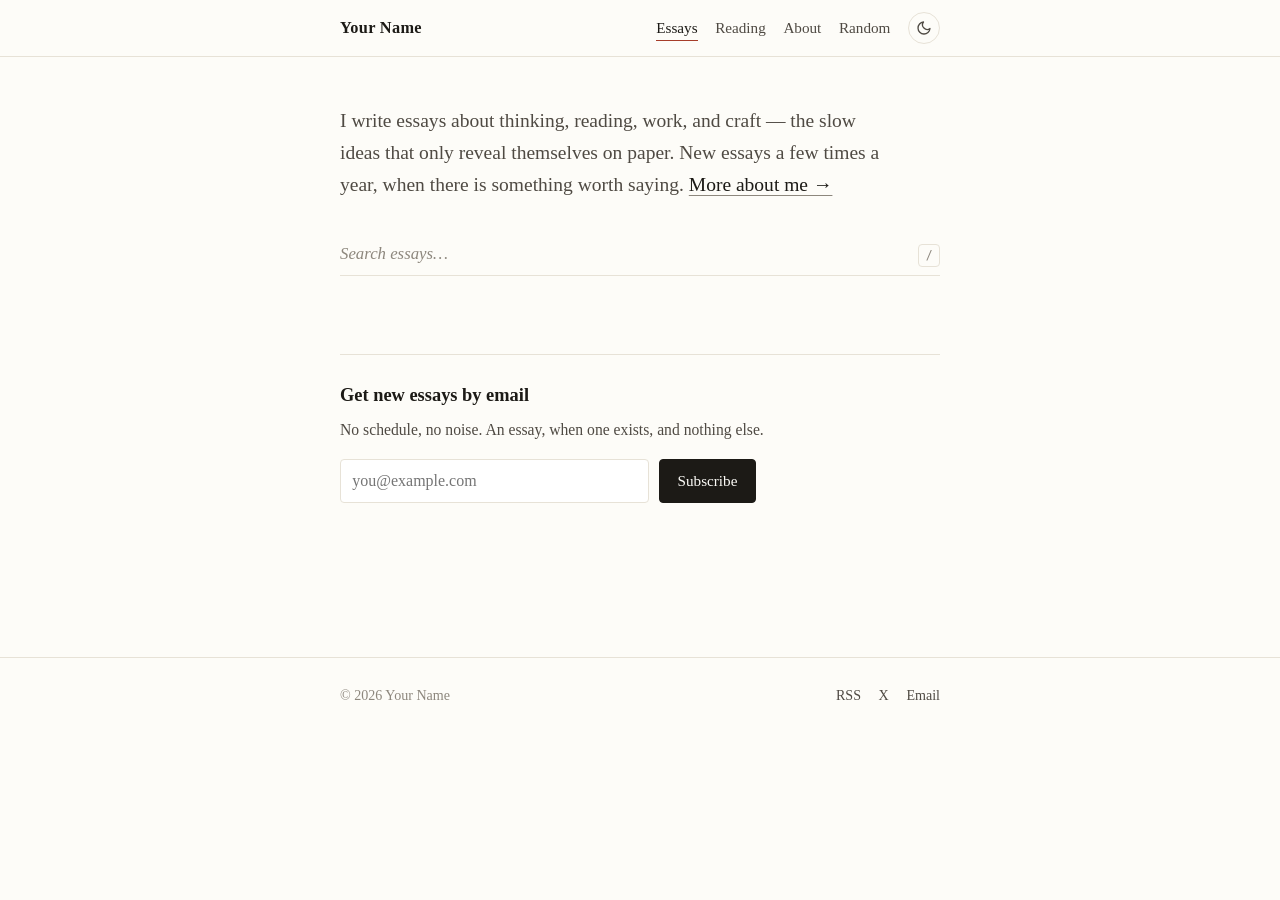
<file: index.html>
<!DOCTYPE html>
<html lang="en" data-theme="light">
<head>
  <meta charset="UTF-8">
  <meta name="viewport" content="width=device-width, initial-scale=1.0">
  <!-- REPLACE: site title + description -->
  <title>Your Name — Essays</title>
  <meta name="description" content="Essays on thinking, reading, work, and craft — by Your Name.">
  <meta property="og:title" content="Your Name — Essays">
  <meta property="og:description" content="Essays on thinking, reading, work, and craft.">
  <meta property="og:type" content="website">
  <link rel="icon" type="image/svg+xml" href="favicon.svg">
  <link rel="alternate" type="application/rss+xml" title="Essays" href="rss.xml">
  <link rel="stylesheet" href="assets/style.css">
  <script src="./assets/essays.js"></script>
</head>
<body>
  <a class="skip-link" href="#main">Skip to content</a>

  <header class="site-head">
    <div class="site-head__inner">
      <!-- REPLACE: your name -->
      <a class="brand" href="index.html">Your Name</a>
      <nav class="site-nav" aria-label="Main">
        <a href="index.html" aria-current="page">Essays</a>
        <a href="reading.html">Reading</a>
        <a href="about.html">About</a>
        <a href="#" data-random title="Read a random essay">Random</a>
        <button class="theme-toggle" data-theme-toggle type="button" aria-label="Toggle dark mode">
          <svg class="icon-moon" viewBox="0 0 24 24" fill="none" stroke="currentColor" stroke-width="2" stroke-linecap="round" stroke-linejoin="round"><path d="M21 12.79A9 9 0 1 1 11.21 3 7 7 0 0 0 21 12.79z"/></svg>
          <svg class="icon-sun" viewBox="0 0 24 24" fill="none" stroke="currentColor" stroke-width="2" stroke-linecap="round" stroke-linejoin="round"><circle cx="12" cy="12" r="4"/><path d="M12 2v2M12 20v2M4.93 4.93l1.41 1.41M17.66 17.66l1.41 1.41M2 12h2M20 12h2M4.93 19.07l1.41-1.41M17.66 6.34l1.41-1.41"/></svg>
        </button>
      </nav>
    </div>
  </header>

  <main class="wrap" id="main">
    <!-- REPLACE: your one-paragraph introduction -->
    <p class="lede">
      I write essays about thinking, reading, work, and craft — the slow ideas
      that only reveal themselves on paper. New essays a few times a year,
      when there is something worth saying.
      <a href="about.html">More about me →</a>
    </p>

    <div class="tools">
      <div class="search">
        <input id="search" type="search" placeholder="Search essays…" aria-label="Search essays" autocomplete="off">
        <kbd>/</kbd>
      </div>
      <div class="tags" id="tags" role="group" aria-label="Filter by topic"></div>
    </div>

    <div id="essay-list" aria-live="polite"></div>

    <section class="subscribe">
      <h2>Get new essays by email</h2>
      <p>No schedule, no noise. An essay, when one exists, and nothing else.</p>
      <form data-subscribe novalidate>
        <input type="email" placeholder="you@example.com" aria-label="Email address" required>
        <button type="submit">Subscribe</button>
      </form>
      <p class="form-note" aria-live="polite"></p>
    </section>
  </main>

  <footer class="site-foot">
    <div class="site-foot__inner">
      <span>© <span data-year></span> Your Name</span>
      <nav aria-label="Footer">
        <a href="rss.xml">RSS</a>
        <!-- REPLACE: your social links -->
        <a href="https://x.com/" rel="me">X</a>
        <a href="mailto:you@example.com">Email</a>
      </nav>
    </div>
  </footer>

  <script src="assets/essays.js"></script>
  <script src="assets/main.js"></script>
</body>
</html>
</file>
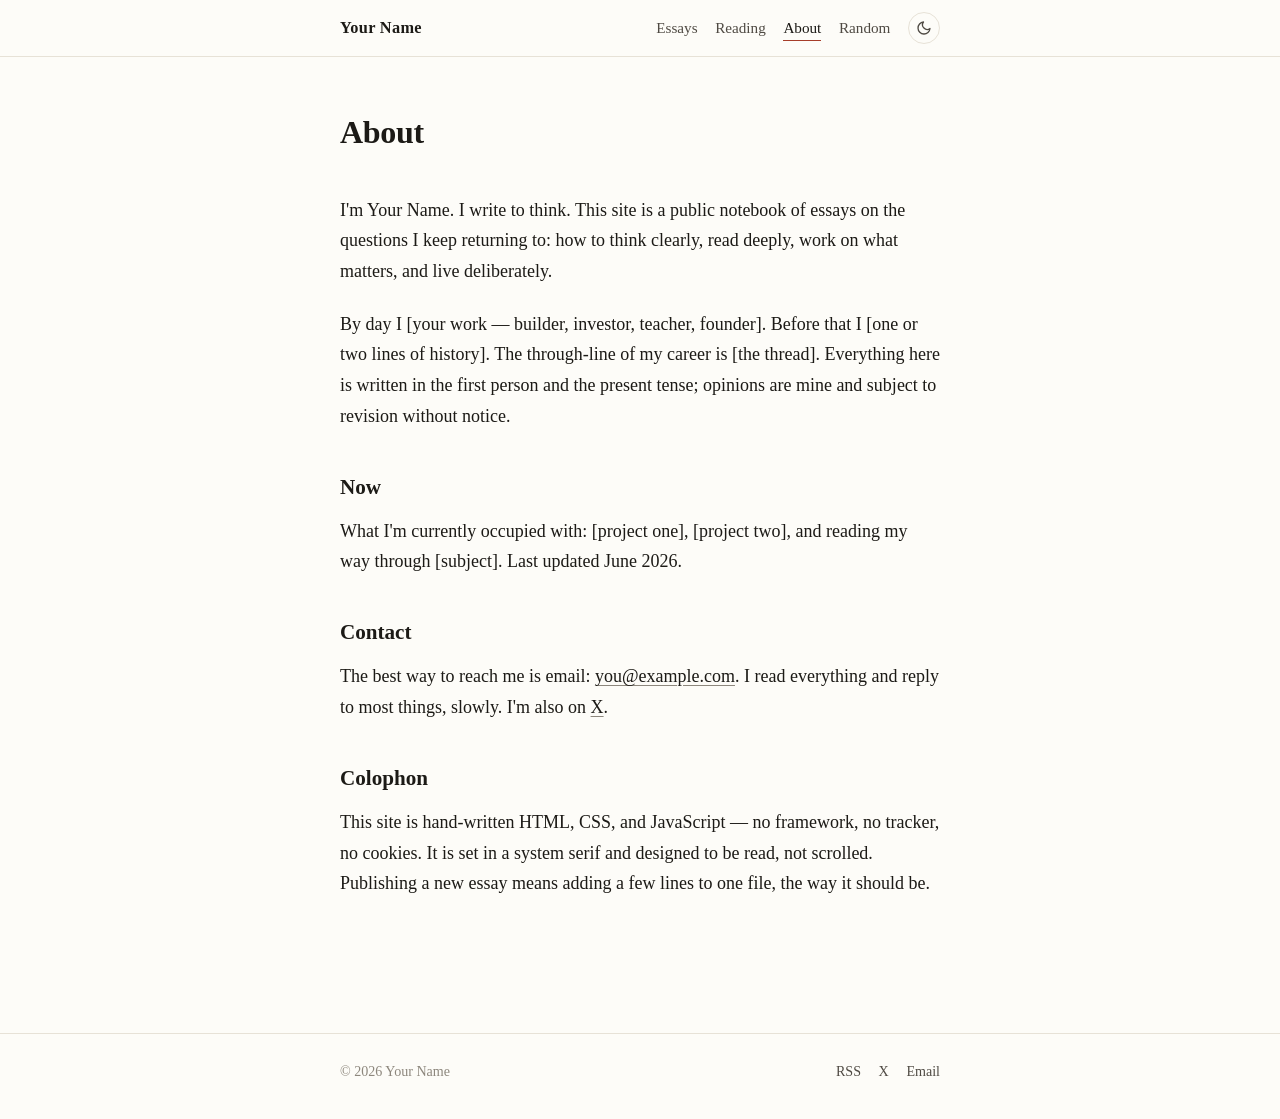
<file: about.html>
<!DOCTYPE html>
<html lang="en" data-theme="light">
<head>
  <meta charset="UTF-8">
  <meta name="viewport" content="width=device-width, initial-scale=1.0">
  <title>About — Your Name</title>
  <meta name="description" content="About Your Name.">
  <link rel="icon" type="image/svg+xml" href="favicon.svg">
  <link rel="stylesheet" href="assets/style.css">
</head>
<body>
  <a class="skip-link" href="#main">Skip to content</a>

  <header class="site-head">
    <div class="site-head__inner">
      <a class="brand" href="index.html">Your Name</a>
      <nav class="site-nav" aria-label="Main">
        <a href="index.html">Essays</a>
        <a href="reading.html">Reading</a>
        <a href="about.html" aria-current="page">About</a>
        <a href="#" data-random title="Read a random essay">Random</a>
        <button class="theme-toggle" data-theme-toggle type="button" aria-label="Toggle dark mode">
          <svg class="icon-moon" viewBox="0 0 24 24" fill="none" stroke="currentColor" stroke-width="2" stroke-linecap="round" stroke-linejoin="round"><path d="M21 12.79A9 9 0 1 1 11.21 3 7 7 0 0 0 21 12.79z"/></svg>
          <svg class="icon-sun" viewBox="0 0 24 24" fill="none" stroke="currentColor" stroke-width="2" stroke-linecap="round" stroke-linejoin="round"><circle cx="12" cy="12" r="4"/><path d="M12 2v2M12 20v2M4.93 4.93l1.41 1.41M17.66 17.66l1.41 1.41M2 12h2M20 12h2M4.93 19.07l1.41-1.41M17.66 6.34l1.41-1.41"/></svg>
        </button>
      </nav>
    </div>
  </header>

  <main class="wrap" id="main">
    <header class="page-head">
      <h1 class="page-title">About</h1>
    </header>

    <!-- REPLACE: everything below is a template — make it yours -->
    <div class="prose">
      <p>
        I'm Your Name. I write to think. This site is a public notebook of
        essays on the questions I keep returning to: how to think clearly,
        read deeply, work on what matters, and live deliberately.
      </p>

      <p>
        By day I [your work — builder, investor, teacher, founder]. Before that
        I [one or two lines of history]. The through-line of my career is
        [the thread]. Everything here is written in the first person and the
        present tense; opinions are mine and subject to revision without notice.
      </p>

      <h2>Now</h2>
      <p>
        What I'm currently occupied with: [project one], [project two], and
        reading my way through [subject]. Last updated June 2026.
      </p>

      <h2>Contact</h2>
      <p>
        The best way to reach me is email:
        <a href="mailto:you@example.com">you@example.com</a>. I read everything
        and reply to most things, slowly. I'm also on
        <a href="https://x.com/" rel="me">X</a>.
      </p>

      <h2>Colophon</h2>
      <p>
        This site is hand-written HTML, CSS, and JavaScript — no framework,
        no tracker, no cookies. It is set in a system serif and designed to be
        read, not scrolled. Publishing a new essay means adding a few lines to
        one file, the way it should be.
      </p>
    </div>
  </main>

  <footer class="site-foot">
    <div class="site-foot__inner">
      <span>© <span data-year></span> Your Name</span>
      <nav aria-label="Footer">
        <a href="rss.xml">RSS</a>
        <a href="https://x.com/" rel="me">X</a>
        <a href="mailto:you@example.com">Email</a>
      </nav>
    </div>
  </footer>

  <script src="assets/essays.js"></script>
  <script src="assets/main.js"></script>
</body>
</html>
</file>
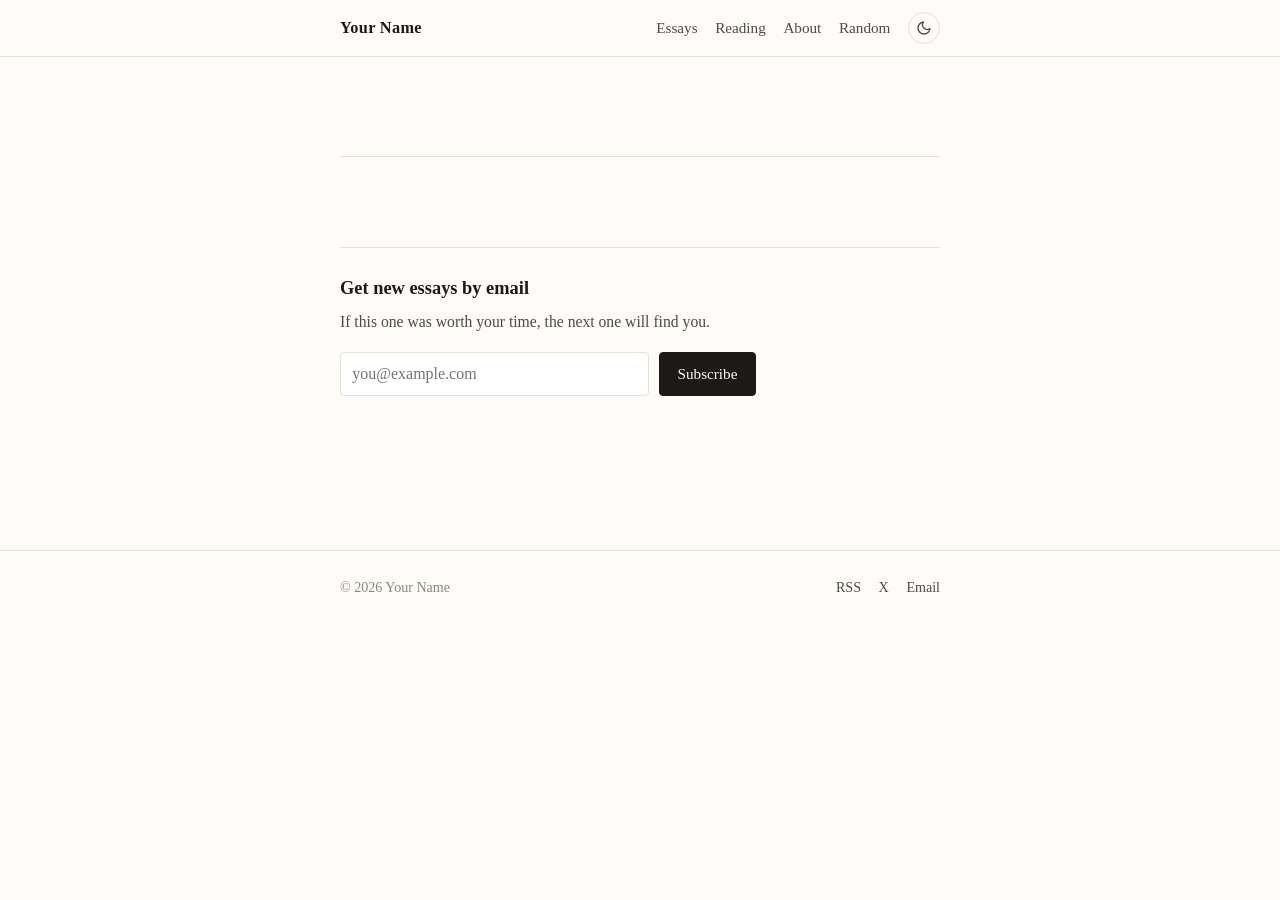
<file: essay.html>
<!DOCTYPE html>
<html lang="en" data-theme="light">
<head>
  <meta charset="UTF-8">
  <meta name="viewport" content="width=device-width, initial-scale=1.0">
  <title>Essay — Your Name</title>
  <meta name="description" content="An essay by Your Name.">
  <link rel="icon" type="image/svg+xml" href="favicon.svg">
  <link rel="stylesheet" href="assets/style.css">
</head>
<body>
  <a class="skip-link" href="#main">Skip to content</a>
  <div class="progress" aria-hidden="true"><span class="progress__bar"></span></div>

  <header class="site-head">
    <div class="site-head__inner">
      <a class="brand" href="index.html">Your Name</a>
      <nav class="site-nav" aria-label="Main">
        <a href="index.html">Essays</a>
        <a href="reading.html">Reading</a>
        <a href="about.html">About</a>
        <a href="#" data-random title="Read a random essay">Random</a>
        <button class="theme-toggle" data-theme-toggle type="button" aria-label="Toggle dark mode">
          <svg class="icon-moon" viewBox="0 0 24 24" fill="none" stroke="currentColor" stroke-width="2" stroke-linecap="round" stroke-linejoin="round"><path d="M21 12.79A9 9 0 1 1 11.21 3 7 7 0 0 0 21 12.79z"/></svg>
          <svg class="icon-sun" viewBox="0 0 24 24" fill="none" stroke="currentColor" stroke-width="2" stroke-linecap="round" stroke-linejoin="round"><circle cx="12" cy="12" r="4"/><path d="M12 2v2M12 20v2M4.93 4.93l1.41 1.41M17.66 17.66l1.41 1.41M2 12h2M20 12h2M4.93 19.07l1.41-1.41M17.66 6.34l1.41-1.41"/></svg>
        </button>
      </nav>
    </div>
  </header>

  <main class="wrap" id="main">
    <article id="essay">
      <header class="essay-head">
        <h1 class="essay-title" id="essay-title"></h1>
        <p class="essay-meta" id="essay-meta"></p>
      </header>

      <div class="prose" id="essay-body"></div>
    </article>

    <nav class="essay-pn" id="essay-pn" aria-label="More essays"></nav>

    <section class="subscribe">
      <h2>Get new essays by email</h2>
      <p>If this one was worth your time, the next one will find you.</p>
      <form data-subscribe novalidate>
        <input type="email" placeholder="you@example.com" aria-label="Email address" required>
        <button type="submit">Subscribe</button>
      </form>
      <p class="form-note" aria-live="polite"></p>
    </section>
  </main>

  <footer class="site-foot">
    <div class="site-foot__inner">
      <span>© <span data-year></span> Your Name</span>
      <nav aria-label="Footer">
        <a href="rss.xml">RSS</a>
        <a href="https://x.com/" rel="me">X</a>
        <a href="mailto:you@example.com">Email</a>
      </nav>
    </div>
  </footer>

  <script src="assets/essays.js"></script>
  <script src="assets/main.js"></script>
</body>
</html>
</file>
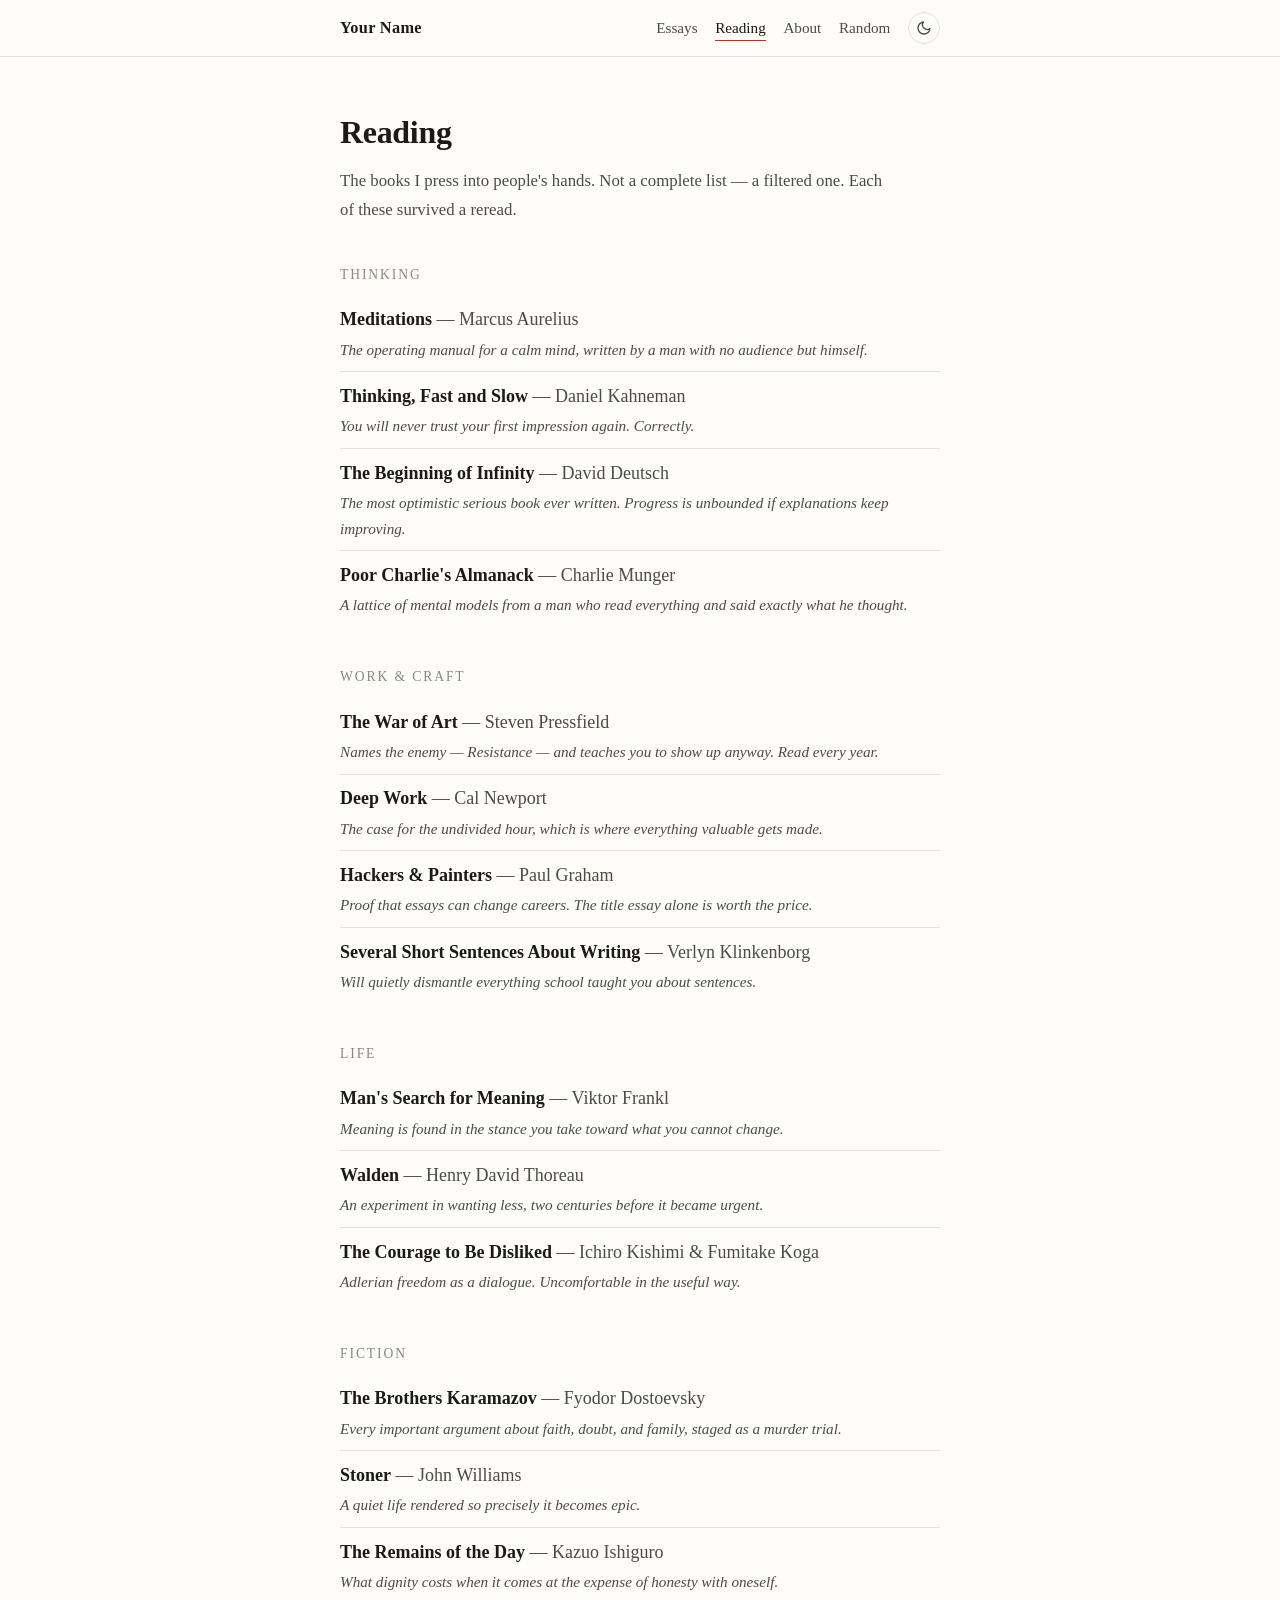
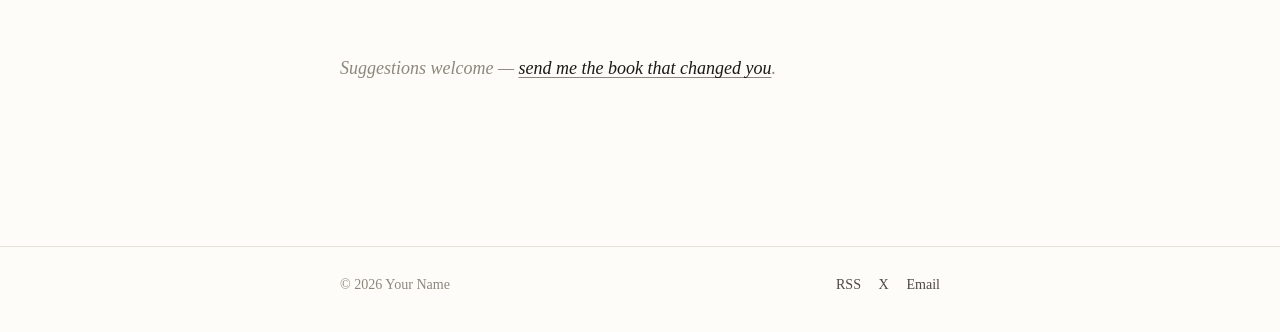
<file: reading.html>
<!DOCTYPE html>
<html lang="en" data-theme="light">
<head>
  <meta charset="UTF-8">
  <meta name="viewport" content="width=device-width, initial-scale=1.0">
  <title>Reading — Your Name</title>
  <meta name="description" content="Books worth reading twice — the reading list of Your Name.">
  <link rel="icon" type="image/svg+xml" href="favicon.svg">
  <link rel="stylesheet" href="assets/style.css">
</head>
<body>
  <a class="skip-link" href="#main">Skip to content</a>

  <header class="site-head">
    <div class="site-head__inner">
      <a class="brand" href="index.html">Your Name</a>
      <nav class="site-nav" aria-label="Main">
        <a href="index.html">Essays</a>
        <a href="reading.html" aria-current="page">Reading</a>
        <a href="about.html">About</a>
        <a href="#" data-random title="Read a random essay">Random</a>
        <button class="theme-toggle" data-theme-toggle type="button" aria-label="Toggle dark mode">
          <svg class="icon-moon" viewBox="0 0 24 24" fill="none" stroke="currentColor" stroke-width="2" stroke-linecap="round" stroke-linejoin="round"><path d="M21 12.79A9 9 0 1 1 11.21 3 7 7 0 0 0 21 12.79z"/></svg>
          <svg class="icon-sun" viewBox="0 0 24 24" fill="none" stroke="currentColor" stroke-width="2" stroke-linecap="round" stroke-linejoin="round"><circle cx="12" cy="12" r="4"/><path d="M12 2v2M12 20v2M4.93 4.93l1.41 1.41M17.66 17.66l1.41 1.41M2 12h2M20 12h2M4.93 19.07l1.41-1.41M17.66 6.34l1.41-1.41"/></svg>
        </button>
      </nav>
    </div>
  </header>

  <main class="wrap" id="main">
    <header class="page-head">
      <h1 class="page-title">Reading</h1>
      <p class="page-sub">
        The books I press into people's hands. Not a complete list — a filtered one.
        Each of these survived a reread.
      </p>
    </header>

    <!-- REPLACE: your own books and one-line notes -->
    <h2 class="book-cat">Thinking</h2>
    <ul class="book-list">
      <li><span class="book-title">Meditations</span> <span class="book-author">— Marcus Aurelius</span>
        <span class="book-note">The operating manual for a calm mind, written by a man with no audience but himself.</span></li>
      <li><span class="book-title">Thinking, Fast and Slow</span> <span class="book-author">— Daniel Kahneman</span>
        <span class="book-note">You will never trust your first impression again. Correctly.</span></li>
      <li><span class="book-title">The Beginning of Infinity</span> <span class="book-author">— David Deutsch</span>
        <span class="book-note">The most optimistic serious book ever written. Progress is unbounded if explanations keep improving.</span></li>
      <li><span class="book-title">Poor Charlie's Almanack</span> <span class="book-author">— Charlie Munger</span>
        <span class="book-note">A lattice of mental models from a man who read everything and said exactly what he thought.</span></li>
    </ul>

    <h2 class="book-cat">Work &amp; Craft</h2>
    <ul class="book-list">
      <li><span class="book-title">The War of Art</span> <span class="book-author">— Steven Pressfield</span>
        <span class="book-note">Names the enemy — Resistance — and teaches you to show up anyway. Read every year.</span></li>
      <li><span class="book-title">Deep Work</span> <span class="book-author">— Cal Newport</span>
        <span class="book-note">The case for the undivided hour, which is where everything valuable gets made.</span></li>
      <li><span class="book-title">Hackers &amp; Painters</span> <span class="book-author">— Paul Graham</span>
        <span class="book-note">Proof that essays can change careers. The title essay alone is worth the price.</span></li>
      <li><span class="book-title">Several Short Sentences About Writing</span> <span class="book-author">— Verlyn Klinkenborg</span>
        <span class="book-note">Will quietly dismantle everything school taught you about sentences.</span></li>
    </ul>

    <h2 class="book-cat">Life</h2>
    <ul class="book-list">
      <li><span class="book-title">Man's Search for Meaning</span> <span class="book-author">— Viktor Frankl</span>
        <span class="book-note">Meaning is found in the stance you take toward what you cannot change.</span></li>
      <li><span class="book-title">Walden</span> <span class="book-author">— Henry David Thoreau</span>
        <span class="book-note">An experiment in wanting less, two centuries before it became urgent.</span></li>
      <li><span class="book-title">The Courage to Be Disliked</span> <span class="book-author">— Ichiro Kishimi &amp; Fumitake Koga</span>
        <span class="book-note">Adlerian freedom as a dialogue. Uncomfortable in the useful way.</span></li>
    </ul>

    <h2 class="book-cat">Fiction</h2>
    <ul class="book-list">
      <li><span class="book-title">The Brothers Karamazov</span> <span class="book-author">— Fyodor Dostoevsky</span>
        <span class="book-note">Every important argument about faith, doubt, and family, staged as a murder trial.</span></li>
      <li><span class="book-title">Stoner</span> <span class="book-author">— John Williams</span>
        <span class="book-note">A quiet life rendered so precisely it becomes epic.</span></li>
      <li><span class="book-title">The Remains of the Day</span> <span class="book-author">— Kazuo Ishiguro</span>
        <span class="book-note">What dignity costs when it comes at the expense of honesty with oneself.</span></li>
    </ul>

    <p class="no-results">Suggestions welcome — <a href="mailto:you@example.com">send me the book that changed you</a>.</p>
  </main>

  <footer class="site-foot">
    <div class="site-foot__inner">
      <span>© <span data-year></span> Your Name</span>
      <nav aria-label="Footer">
        <a href="rss.xml">RSS</a>
        <a href="https://x.com/" rel="me">X</a>
        <a href="mailto:you@example.com">Email</a>
      </nav>
    </div>
  </footer>

  <script src="assets/essays.js"></script>
  <script src="assets/main.js"></script>
</body>
</html>
</file>
<file: assets/style.css>
/* ============================================================
   A quiet place for essays.
   Design language: Paul Graham's austerity × Naval's calm type.
   Plain CSS, no frameworks. One column, one measure, ink on paper.
   ============================================================ */

:root {
  --paper:        #fdfcf8;
  --paper-raised: #ffffff;
  --ink:          #1c1a16;
  --ink-soft:     #4f4a43;
  --ink-faint:    #8d877d;
  --line:         #e7e2d7;
  --accent:       #a63d2a;   /* brick / sealing-wax red */
  --accent-deep:  #8c3323;
  --accent-soft:  rgba(166, 61, 42, 0.07);
  --mark:         #f3ead3;
  --measure:      40rem;
  --nav-h:        3.5rem;
  --serif: "Iowan Old Style", "Palatino Linotype", Palatino, Georgia, "Times New Roman", serif;
  --mono:  "SF Mono", "Cascadia Code", Menlo, Consolas, monospace;
}

[data-theme="dark"] {
  --paper:        #14120f;
  --paper-raised: #1b1915;
  --ink:          #e9e4d9;
  --ink-soft:     #b3ac9f;
  --ink-faint:    #7d766a;
  --line:         #2c2822;
  --accent:       #d97b5f;
  --accent-deep:  #e08a6e;
  --accent-soft:  rgba(217, 123, 95, 0.10);
  --mark:         #3a3125;
}

/* ---------- Reset & base ---------- */

*, *::before, *::after { box-sizing: border-box; }

html { scroll-behavior: smooth; }

body {
  margin: 0;
  background: var(--paper);
  color: var(--ink);
  font-family: var(--serif);
  font-size: 1.125rem;          /* 18px */
  line-height: 1.7;
  -webkit-font-smoothing: antialiased;
  text-rendering: optimizeLegibility;
  transition: background-color .25s ease, color .25s ease;
}

::selection { background: var(--mark); color: var(--ink); }

a {
  color: var(--ink);
  text-decoration-color: var(--ink-faint);
  text-underline-offset: 0.18em;
  text-decoration-thickness: 1px;
  transition: color .15s ease, text-decoration-color .15s ease;
}
a:hover { color: var(--accent); text-decoration-color: var(--accent); }

img { max-width: 100%; height: auto; }

button { font: inherit; color: inherit; }

/* Skip link */
.skip-link {
  position: absolute; left: -9999px; top: 0;
  background: var(--ink); color: var(--paper);
  padding: .5rem 1rem; z-index: 100;
}
.skip-link:focus { left: 0; }

/* ---------- Reading progress (essay page only) ---------- */

.progress {
  position: fixed; top: 0; left: 0; z-index: 60;
  width: 100%; height: 2px;
  background: transparent;
  pointer-events: none;
}
.progress__bar {
  display: block; height: 100%; width: 0;
  background: var(--accent);
  transition: width .08s linear;
}

/* ---------- Header / nav ---------- */

.site-head {
  border-bottom: 1px solid var(--line);
}
.site-head__inner {
  max-width: var(--measure);
  margin: 0 auto;
  padding: 0 1.25rem;
  height: var(--nav-h);
  display: flex;
  align-items: center;
  justify-content: space-between;
  gap: 1rem;
}
.brand {
  font-weight: 700;
  font-size: 1.02rem;
  letter-spacing: .02em;
  text-decoration: none;
  white-space: nowrap;
}
.brand:hover { color: var(--accent); }

.site-nav {
  display: flex;
  align-items: center;
  gap: 1.1rem;
  font-size: .95rem;
}
.site-nav a {
  text-decoration: none;
  color: var(--ink-soft);
}
.site-nav a:hover { color: var(--accent); }
.site-nav a[aria-current="page"] {
  color: var(--ink);
  border-bottom: 1px solid var(--accent);
}

.theme-toggle {
  background: none;
  border: 1px solid var(--line);
  border-radius: 999px;
  width: 2rem; height: 2rem;
  display: inline-flex;
  align-items: center;
  justify-content: center;
  cursor: pointer;
  color: var(--ink-soft);
  transition: border-color .15s ease, color .15s ease;
  flex: none;
}
.theme-toggle:hover { color: var(--accent); border-color: var(--accent); }
.theme-toggle svg { width: 1rem; height: 1rem; }
.theme-toggle .icon-sun  { display: none; }
[data-theme="dark"] .theme-toggle .icon-sun  { display: block; }
[data-theme="dark"] .theme-toggle .icon-moon { display: none; }

/* ---------- Layout ---------- */

.wrap {
  max-width: var(--measure);
  margin: 0 auto;
  padding: 0 1.25rem;
}

main.wrap { padding-top: 3rem; padding-bottom: 5rem; }

/* ---------- Home / index ---------- */

.lede {
  font-size: 1.22rem;
  line-height: 1.65;
  color: var(--ink-soft);
  margin: 0 0 2.5rem 0;
  max-width: 34rem;
}
.lede a { color: var(--ink); }

/* Search + filters */
.tools {
  margin: 0 0 1.75rem 0;
}
.search {
  display: flex;
  align-items: baseline;
  gap: .6rem;
  border-bottom: 1px solid var(--line);
  padding-bottom: .45rem;
}
.search:focus-within { border-bottom-color: var(--accent); }
.search input {
  flex: 1;
  border: 0;
  background: transparent;
  color: var(--ink);
  font-family: var(--serif);
  font-size: 1.05rem;
  font-style: italic;
  padding: .15rem 0;
  outline: none;
}
.search input::placeholder { color: var(--ink-faint); }
.search kbd {
  font-family: var(--mono);
  font-size: .72rem;
  color: var(--ink-faint);
  border: 1px solid var(--line);
  border-radius: 4px;
  padding: .05rem .4rem;
}

.tags {
  display: flex;
  flex-wrap: wrap;
  gap: .45rem;
  margin-top: .9rem;
}
.tag {
  font-family: var(--serif);
  font-size: .85rem;
  color: var(--ink-soft);
  background: none;
  border: 1px solid var(--line);
  border-radius: 999px;
  padding: .12rem .7rem;
  cursor: pointer;
  transition: all .15s ease;
}
.tag:hover { border-color: var(--accent); color: var(--accent); }
.tag.is-active {
  background: var(--accent-soft);
  border-color: var(--accent);
  color: var(--accent);
}

/* Essay index — PG-style plain list */
.index-year {
  font-size: .85rem;
  letter-spacing: .14em;
  text-transform: uppercase;
  color: var(--ink-faint);
  margin: 2.2rem 0 .4rem 0;
  font-weight: 400;
}

.essay-list { list-style: none; margin: 0; padding: 0; }

.essay-row a {
  display: flex;
  align-items: baseline;
  justify-content: space-between;
  gap: 1.25rem;
  padding: .42rem 0;
  text-decoration: none;
}
.essay-row__title { transition: color .15s ease; }
.essay-row a:hover .essay-row__title {
  color: var(--accent);
  text-decoration: underline;
  text-decoration-color: var(--accent);
  text-underline-offset: .18em;
}
.essay-row__meta {
  flex: none;
  font-size: .82rem;
  color: var(--ink-faint);
  font-family: var(--mono);
  letter-spacing: .01em;
}
.essay-row__excerpt {
  display: block;
  font-size: .95rem;
  color: var(--ink-soft);
  margin: -.1rem 0 .35rem 0;
  max-width: 34rem;
}

.no-results {
  color: var(--ink-faint);
  font-style: italic;
  padding: 2rem 0;
}

/* ---------- Essay page ---------- */

.essay-head { margin: 0 0 2.2rem 0; }
.essay-title {
  font-size: 2.1rem;
  line-height: 1.25;
  letter-spacing: -0.01em;
  margin: 0 0 .6rem 0;
  font-weight: 700;
}
.essay-meta {
  font-family: var(--mono);
  font-size: .82rem;
  color: var(--ink-faint);
  letter-spacing: .02em;
}
.essay-meta .sep { margin: 0 .5rem; }

/* Prose */
.prose p { margin: 0 0 1.4rem 0; }
.prose > p:first-of-type::first-letter { /* restrained, not a drop cap */ }

.prose h2 {
  font-size: 1.32rem;
  line-height: 1.35;
  margin: 2.6rem 0 .9rem 0;
  font-weight: 700;
  position: relative;
}
.prose h2 .anchor {
  position: absolute;
  left: -1.4rem;
  width: 1.4rem;
  text-align: center;
  opacity: 0;
  text-decoration: none;
  color: var(--ink-faint);
  font-weight: 400;
  font-size: .95rem;
  transition: opacity .15s ease;
}
.prose h2:hover .anchor,
.prose h2 .anchor:focus { opacity: 1; }

.prose blockquote {
  margin: 1.8rem 0;
  padding: .1rem 0 .1rem 1.3rem;
  border-left: 2px solid var(--accent);
  color: var(--ink-soft);
  font-style: italic;
}
.prose blockquote p:last-child { margin-bottom: 0; }

.prose ul, .prose ol { margin: 0 0 1.4rem 0; padding-left: 1.4rem; }
.prose li { margin-bottom: .35rem; }
.prose li::marker { color: var(--accent); }

.prose hr {
  border: 0;
  text-align: center;
  margin: 2.8rem 0;
}
.prose hr::before {
  content: "· · ·";
  letter-spacing: .6em;
  color: var(--ink-faint);
  font-size: .9rem;
}

.prose sup.fn { font-size: .72em; line-height: 0; }
.prose sup.fn a { color: var(--accent); text-decoration: none; }

.footnotes {
  margin-top: 3rem;
  padding-top: 1rem;
  border-top: 1px solid var(--line);
  font-size: .92rem;
  color: var(--ink-soft);
}
.footnotes ol { padding-left: 1.2rem; }

/* End mark */
.endmark {
  display: block;
  width: .55rem; height: .55rem;
  background: var(--accent);
  margin-top: 2.6rem;
}

/* Prev / next */
.essay-pn {
  display: flex;
  justify-content: space-between;
  gap: 1rem;
  margin-top: 3.2rem;
  padding-top: 1.6rem;
  border-top: 1px solid var(--line);
  font-size: .98rem;
}
.essay-pn a { text-decoration: none; max-width: 48%; }
.essay-pn .pn-label {
  display: block;
  font-size: .78rem;
  letter-spacing: .12em;
  text-transform: uppercase;
  color: var(--ink-faint);
  margin-bottom: .15rem;
}
.essay-pn .next { text-align: right; margin-left: auto; }

/* ---------- Subscribe ---------- */

.subscribe {
  margin-top: 4rem;
  padding: 1.6rem 0 0 0;
  border-top: 1px solid var(--line);
}
.subscribe h2 {
  font-size: 1.15rem;
  margin: 0 0 .3rem 0;
}
.subscribe p {
  color: var(--ink-soft);
  font-size: .98rem;
  margin: 0 0 1rem 0;
}
.subscribe form {
  display: flex;
  gap: .6rem;
  max-width: 26rem;
}
.subscribe input[type="email"] {
  flex: 1;
  font-family: var(--serif);
  font-size: 1rem;
  padding: .5rem .7rem;
  color: var(--ink);
  background: var(--paper-raised);
  border: 1px solid var(--line);
  border-radius: 4px;
  outline: none;
  transition: border-color .15s ease;
}
.subscribe input[type="email"]:focus { border-color: var(--accent); }
.subscribe button {
  font-size: .95rem;
  padding: .5rem 1.1rem;
  background: var(--ink);
  color: var(--paper);
  border: 1px solid var(--ink);
  border-radius: 4px;
  cursor: pointer;
  transition: background .15s ease, color .15s ease;
}
.subscribe button:hover { background: var(--accent); border-color: var(--accent); }
.subscribe .form-note {
  font-size: .85rem;
  margin-top: .6rem;
  min-height: 1.2em;
}
.subscribe .form-note.ok  { color: var(--accent); font-style: italic; }

/* ---------- Reading page ---------- */

.book-cat {
  font-size: .85rem;
  letter-spacing: .14em;
  text-transform: uppercase;
  color: var(--ink-faint);
  margin: 2.4rem 0 .6rem 0;
  font-weight: 400;
}
.book-list { list-style: none; margin: 0; padding: 0; }
.book-list li {
  padding: .55rem 0;
  border-bottom: 1px solid var(--line);
}
.book-list li:last-child { border-bottom: 0; }
.book-title { font-weight: 700; }
.book-author { color: var(--ink-soft); }
.book-note {
  display: block;
  font-size: .95rem;
  color: var(--ink-soft);
  font-style: italic;
  margin-top: .1rem;
}

/* ---------- Page head (interior pages) ---------- */

.page-head { margin: 0 0 2.2rem 0; }
.page-title {
  font-size: 2rem;
  margin: 0 0 .5rem 0;
  letter-spacing: -0.01em;
}
.page-sub {
  color: var(--ink-soft);
  font-size: 1.05rem;
  margin: 0;
  max-width: 34rem;
}

/* ---------- Footer ---------- */

.site-foot {
  border-top: 1px solid var(--line);
  margin-top: 2rem;
}
.site-foot__inner {
  max-width: var(--measure);
  margin: 0 auto;
  padding: 1.6rem 1.25rem 2.2rem;
  display: flex;
  justify-content: space-between;
  align-items: baseline;
  gap: 1rem;
  flex-wrap: wrap;
  font-size: .88rem;
  color: var(--ink-faint);
}
.site-foot a { color: var(--ink-soft); text-decoration: none; }
.site-foot a:hover { color: var(--accent); }
.site-foot nav { display: flex; gap: 1.1rem; }

/* ---------- Focus & a11y ---------- */

:focus-visible {
  outline: 2px solid var(--accent);
  outline-offset: 2px;
  border-radius: 2px;
}

@media (prefers-reduced-motion: reduce) {
  html { scroll-behavior: auto; }
  * { transition: none !important; }
}

/* ---------- Small screens ---------- */

@media (max-width: 560px) {
  body { font-size: 1.06rem; }
  .essay-title { font-size: 1.7rem; }
  .page-title { font-size: 1.7rem; }
  .site-nav { gap: .8rem; font-size: .9rem; }
  .essay-row a { flex-direction: column; gap: 0; }
  .essay-row__meta { order: -1; font-size: .76rem; }
  .subscribe form { flex-direction: column; }
  .prose h2 .anchor { position: static; margin-right: .3rem; opacity: 1; }
}

/* ---------- Print ---------- */

@media print {
  .site-head, .site-foot, .progress, .subscribe, .essay-pn, .tools { display: none; }
  body { background: #fff; color: #000; font-size: 12pt; }
  a { color: #000; text-decoration: none; }
  main.wrap { padding-top: 0; }
}
</file>
